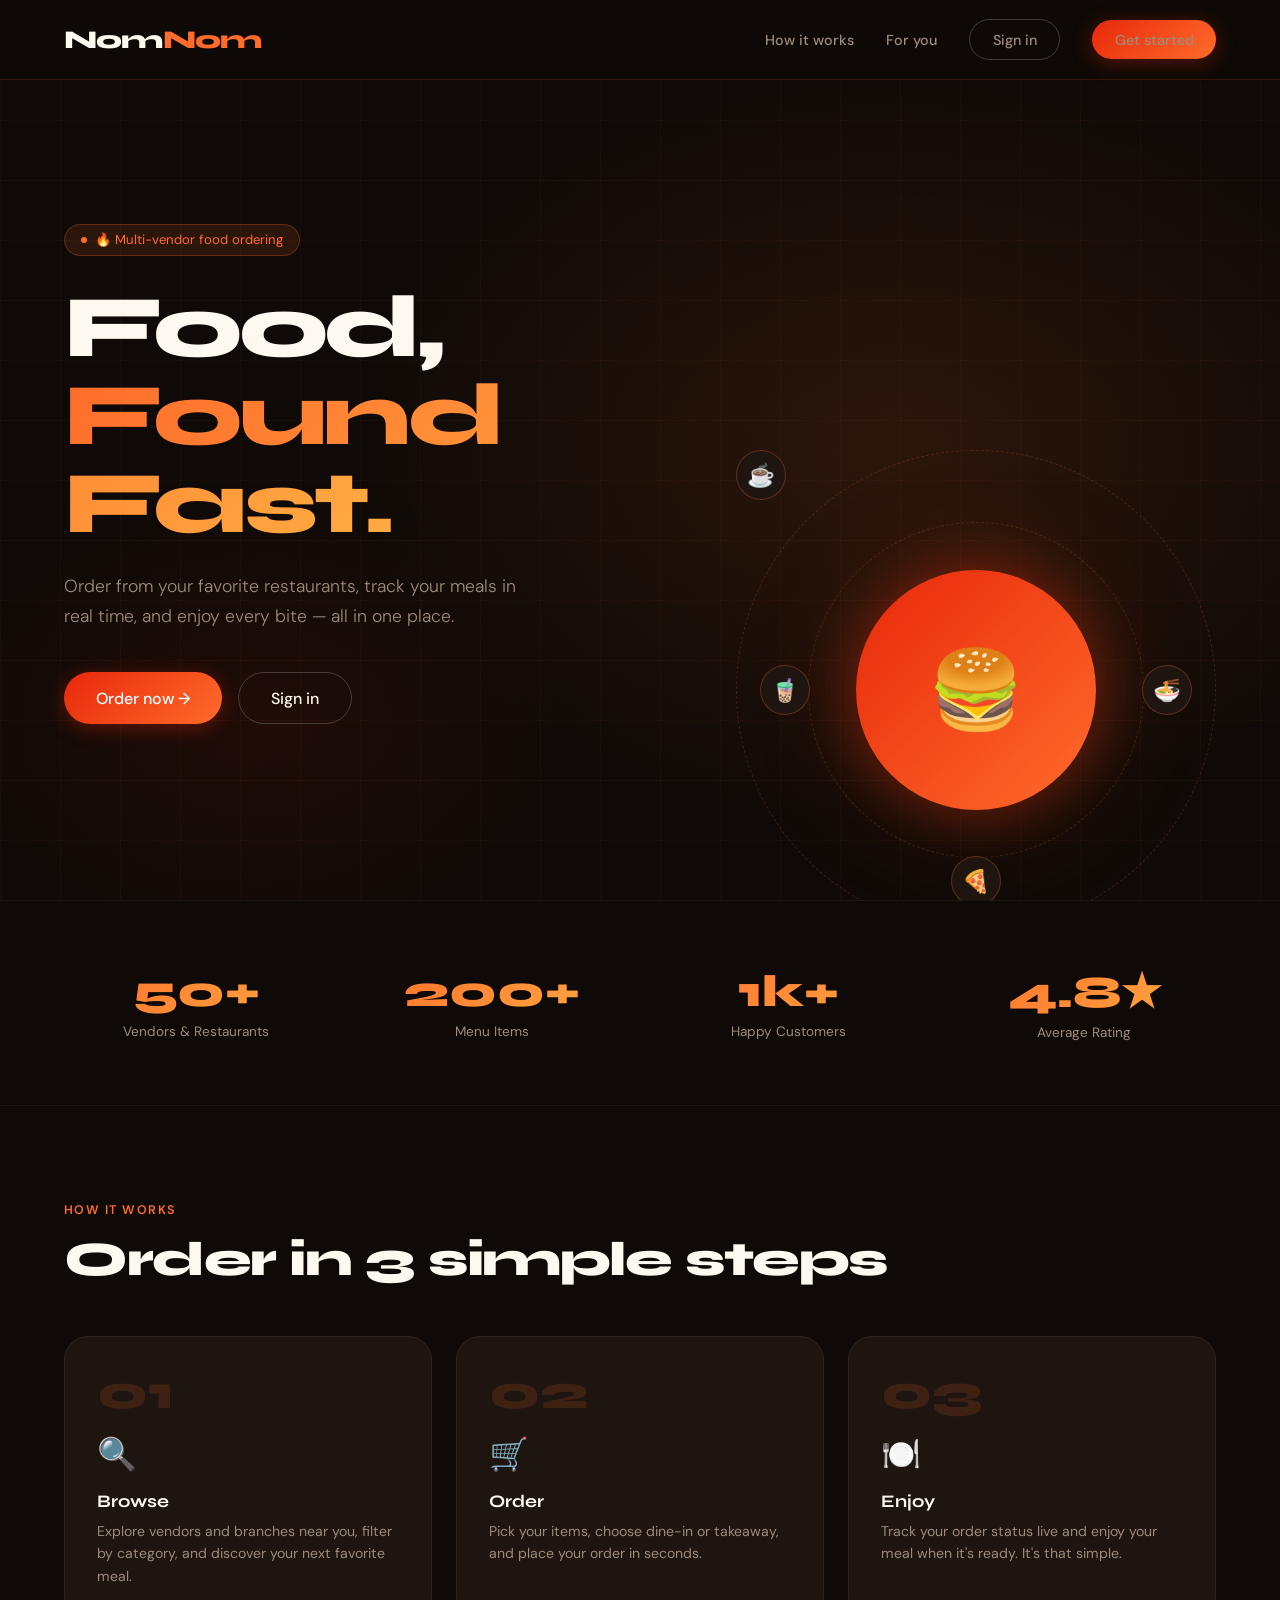
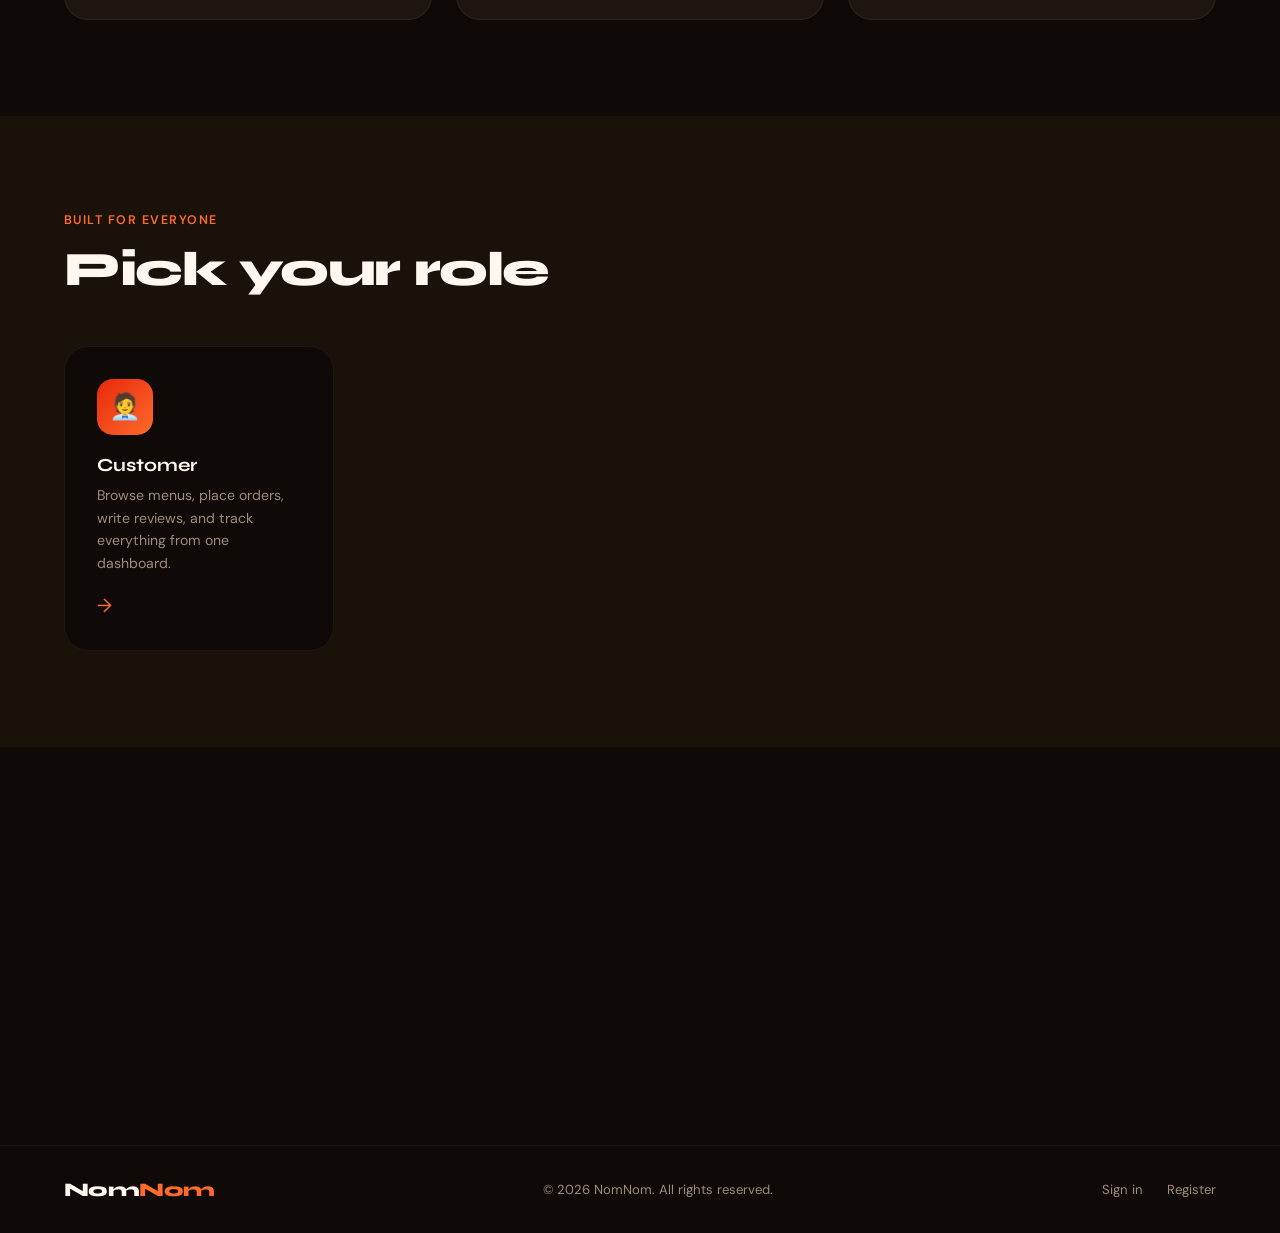
<file: frontend/index.html>
<!DOCTYPE html>
<html lang="en">
<head>
  <meta charset="UTF-8">
  <meta name="viewport" content="width=device-width, initial-scale=1.0">
  <title>NomNom — Food, Found Fast</title>
  <link href="https://fonts.googleapis.com/css2?family=Syne:wght@400;600;700;800&family=DM+Sans:ital,wght@0,300;0,400;0,500;1,300&display=swap" rel="stylesheet">
  <style>
    *, *::before, *::after { box-sizing: border-box; margin: 0; padding: 0; }

    :root {
      --red:    #E8280B;
      --orange: #FF6B2B;
      --amber:  #FFAD42;
      --dark:   #0F0A07;
      --dark2:  #1A1108;
      --cream:  #FFF8F0;
      --muted:  #9E8B7A;
      --card:   #1E1510;
    }

    html { scroll-behavior: smooth; }

    body {
      font-family: 'DM Sans', sans-serif;
      background: var(--dark);
      color: var(--cream);
      overflow-x: hidden;
    }

    /* ── NAV ── */
    nav {
      position: fixed; top: 0; left: 0; right: 0; z-index: 100;
      display: flex; align-items: center; justify-content: space-between;
      padding: 1.2rem 5%;
      background: rgba(15,10,7,0.85);
      backdrop-filter: blur(12px);
      border-bottom: 1px solid rgba(255,107,43,0.15);
    }

    .logo {
      font-family: 'Syne', sans-serif;
      font-weight: 800; font-size: 1.6rem;
      color: var(--cream);
      text-decoration: none;
      letter-spacing: -0.03em;
    }
    .logo span { color: var(--orange); }

    .nav-links { display: flex; gap: 2rem; align-items: center; }
    .nav-links a {
      color: var(--muted); text-decoration: none;
      font-size: 0.9rem; font-weight: 500;
      transition: color 0.2s;
    }
    .nav-links a:hover { color: var(--cream); }

    .btn {
      display: inline-flex; align-items: center; gap: 0.5rem;
      padding: 0.65rem 1.4rem;
      border-radius: 100px;
      font-family: 'DM Sans', sans-serif;
      font-weight: 500; font-size: 0.9rem;
      text-decoration: none;
      cursor: pointer;
      transition: all 0.25s;
      border: none;
    }
    .btn-outline {
      border: 1px solid rgba(255,255,255,0.2);
      color: var(--cream);
      background: transparent;
    }
    .btn-outline:hover { border-color: var(--orange); color: var(--orange); }
    .btn-primary {
      background: linear-gradient(135deg, var(--red), var(--orange));
      color: #fff;
      box-shadow: 0 4px 20px rgba(232,40,11,0.35);
    }
    .btn-primary:hover {
      transform: translateY(-2px);
      box-shadow: 0 8px 28px rgba(232,40,11,0.5);
    }
    .btn-lg { padding: 0.9rem 2rem; font-size: 1rem; }

    /* ── HERO ── */
    .hero {
      min-height: 100vh;
      display: flex; align-items: center;
      padding: 8rem 5% 5rem;
      position: relative;
      overflow: hidden;
    }

    .hero-bg {
      position: absolute; inset: 0;
      background:
        radial-gradient(ellipse 60% 60% at 70% 50%, rgba(255,107,43,0.12) 0%, transparent 70%),
        radial-gradient(ellipse 40% 40% at 20% 80%, rgba(232,40,11,0.08) 0%, transparent 60%);
    }

    .hero-grid {
      position: absolute; inset: 0;
      background-image:
        linear-gradient(rgba(255,107,43,0.04) 1px, transparent 1px),
        linear-gradient(90deg, rgba(255,107,43,0.04) 1px, transparent 1px);
      background-size: 60px 60px;
    }

    .hero-content {
      position: relative; z-index: 2;
      max-width: 640px;
    }

    .hero-badge {
      display: inline-flex; align-items: center; gap: 0.5rem;
      background: rgba(255,107,43,0.12);
      border: 1px solid rgba(255,107,43,0.25);
      border-radius: 100px;
      padding: 0.4rem 1rem;
      font-size: 0.82rem; color: var(--orange);
      margin-bottom: 1.8rem;
      animation: fadeUp 0.6s ease both;
    }

    .hero-badge::before {
      content: '';
      width: 6px; height: 6px;
      border-radius: 50%;
      background: var(--orange);
      animation: pulse 1.5s infinite;
    }

    @keyframes pulse {
      0%, 100% { opacity: 1; transform: scale(1); }
      50% { opacity: 0.5; transform: scale(0.8); }
    }

    h1 {
      font-family: 'Syne', sans-serif;
      font-weight: 800;
      font-size: clamp(3rem, 7vw, 5.5rem);
      line-height: 1.0;
      letter-spacing: -0.04em;
      margin-bottom: 1.5rem;
      animation: fadeUp 0.6s 0.1s ease both;
    }

    h1 .accent {
      background: linear-gradient(135deg, var(--orange), var(--amber));
      -webkit-background-clip: text;
      -webkit-text-fill-color: transparent;
      background-clip: text;
    }

    .hero-sub {
      font-size: 1.1rem;
      color: var(--muted);
      line-height: 1.7;
      max-width: 480px;
      margin-bottom: 2.5rem;
      font-weight: 300;
      animation: fadeUp 0.6s 0.2s ease both;
    }

    .hero-cta {
      display: flex; gap: 1rem; flex-wrap: wrap;
      animation: fadeUp 0.6s 0.3s ease both;
    }

    .hero-visual {
      position: absolute;
      right: 5%; top: 50%;
      transform: translateY(-50%);
      width: min(480px, 45%);
      aspect-ratio: 1;
      animation: fadeUp 0.8s 0.2s ease both;
    }

    .food-orbit {
      position: relative; width: 100%; height: 100%;
    }

    .orbit-ring {
      position: absolute; inset: 0;
      border-radius: 50%;
      border: 1px dashed rgba(255,107,43,0.2);
      animation: spin 20s linear infinite;
    }
    .orbit-ring:nth-child(2) {
      inset: 15%;
      border-color: rgba(255,173,66,0.15);
      animation-duration: 15s;
      animation-direction: reverse;
    }

    @keyframes spin { to { transform: rotate(360deg); } }

    .orbit-center {
      position: absolute; inset: 25%;
      background: linear-gradient(135deg, var(--red), var(--orange));
      border-radius: 50%;
      display: flex; align-items: center; justify-content: center;
      font-size: clamp(3rem, 6vw, 5rem);
      box-shadow:
        0 0 60px rgba(232,40,11,0.4),
        0 0 120px rgba(255,107,43,0.2);
      animation: float 4s ease-in-out infinite;
    }

    @keyframes float {
      0%, 100% { transform: translateY(0); }
      50% { transform: translateY(-12px); }
    }

    .orbit-dot {
      position: absolute;
      width: 50px; height: 50px;
      background: var(--card);
      border: 1px solid rgba(255,107,43,0.3);
      border-radius: 50%;
      display: flex; align-items: center; justify-content: center;
      font-size: 1.4rem;
    }
    .orbit-dot:nth-child(3) { top: 5%; left: 50%; transform: translateX(-50%); }
    .orbit-dot:nth-child(4) { bottom: 5%; left: 50%; transform: translateX(-50%); }
    .orbit-dot:nth-child(5) { left: 5%; top: 50%; transform: translateY(-50%); }
    .orbit-dot:nth-child(6) { right: 5%; top: 50%; transform: translateY(-50%); }

    /* ── STATS ── */
    .stats {
      padding: 4rem 5%;
      border-top: 1px solid rgba(255,255,255,0.05);
      border-bottom: 1px solid rgba(255,255,255,0.05);
      display: grid;
      grid-template-columns: repeat(auto-fit, minmax(180px, 1fr));
      gap: 2rem;
    }

    .stat { text-align: center; }
    .stat-num {
      font-family: 'Syne', sans-serif;
      font-size: 2.8rem; font-weight: 800;
      background: linear-gradient(135deg, var(--orange), var(--amber));
      -webkit-background-clip: text;
      -webkit-text-fill-color: transparent;
      background-clip: text;
    }
    .stat-label { color: var(--muted); font-size: 0.85rem; margin-top: 0.3rem; }

    /* ── HOW IT WORKS ── */
    .section {
      padding: 6rem 5%;
    }

    .section-tag {
      font-size: 0.78rem; font-weight: 600;
      color: var(--orange); letter-spacing: 0.12em;
      text-transform: uppercase;
      margin-bottom: 0.8rem;
    }

    h2 {
      font-family: 'Syne', sans-serif;
      font-size: clamp(1.8rem, 4vw, 3rem);
      font-weight: 800;
      letter-spacing: -0.03em;
      margin-bottom: 3rem;
    }

    .steps {
      display: grid;
      grid-template-columns: repeat(auto-fit, minmax(220px, 1fr));
      gap: 1.5rem;
    }

    .step {
      background: var(--card);
      border: 1px solid rgba(255,255,255,0.06);
      border-radius: 1.5rem;
      padding: 2rem;
      position: relative;
      overflow: hidden;
      transition: border-color 0.3s, transform 0.3s;
    }
    .step:hover {
      border-color: rgba(255,107,43,0.3);
      transform: translateY(-4px);
    }
    .step::before {
      content: '';
      position: absolute; top: 0; left: 0; right: 0;
      height: 2px;
      background: linear-gradient(90deg, var(--red), var(--orange));
      opacity: 0;
      transition: opacity 0.3s;
    }
    .step:hover::before { opacity: 1; }

    .step-num {
      font-family: 'Syne', sans-serif;
      font-size: 3rem; font-weight: 800;
      color: rgba(255,107,43,0.15);
      line-height: 1;
      margin-bottom: 1rem;
    }

    .step-icon { font-size: 2rem; margin-bottom: 1rem; }
    .step h3 {
      font-family: 'Syne', sans-serif;
      font-size: 1.1rem; font-weight: 700;
      margin-bottom: 0.5rem;
    }
    .step p { color: var(--muted); font-size: 0.88rem; line-height: 1.6; }

    /* ── ROLES ── */
    .roles { padding: 6rem 5%; background: var(--dark2); }

    .roles-grid {
      display: grid;
      grid-template-columns: repeat(auto-fit, minmax(240px, 1fr));
      gap: 1.5rem;
      margin-top: 3rem;
    }

    .role-card {
      background: var(--dark);
      border: 1px solid rgba(255,255,255,0.06);
      border-radius: 1.5rem;
      padding: 2rem;
      transition: all 0.3s;
      text-decoration: none;
      color: inherit;
      display: block;
    }
    .role-card:hover {
      border-color: rgba(255,107,43,0.4);
      background: var(--card);
      transform: translateY(-4px);
    }

    .role-icon {
      width: 56px; height: 56px;
      background: linear-gradient(135deg, var(--red), var(--orange));
      border-radius: 1rem;
      display: flex; align-items: center; justify-content: center;
      font-size: 1.6rem;
      margin-bottom: 1.2rem;
    }

    .role-card h3 {
      font-family: 'Syne', sans-serif;
      font-size: 1.15rem; font-weight: 700;
      margin-bottom: 0.5rem;
    }
    .role-card p { color: var(--muted); font-size: 0.88rem; line-height: 1.6; }

    .role-arrow {
      margin-top: 1.2rem;
      color: var(--orange);
      font-size: 1.2rem;
      display: inline-block;
      transition: transform 0.2s;
    }
    .role-card:hover .role-arrow { transform: translateX(5px); }

    /* ── CTA ── */
    .cta-section {
      padding: 6rem 5%;
      text-align: center;
      position: relative;
      overflow: hidden;
    }

    .cta-section::before {
      content: '';
      position: absolute; inset: 0;
      background: radial-gradient(ellipse 70% 70% at 50% 50%, rgba(255,107,43,0.1) 0%, transparent 70%);
    }

    .cta-section h2 { margin-bottom: 1rem; }
    .cta-section p { color: var(--muted); margin-bottom: 2rem; font-size: 1.05rem; }

    /* ── FOOTER ── */
    footer {
      padding: 2rem 5%;
      border-top: 1px solid rgba(255,255,255,0.06);
      display: flex; align-items: center; justify-content: space-between;
      flex-wrap: wrap; gap: 1rem;
    }
    footer p { color: var(--muted); font-size: 0.82rem; }
    footer a { color: var(--muted); text-decoration: none; font-size: 0.82rem; }
    footer a:hover { color: var(--orange); }

    /* ── ANIMATIONS ── */
    @keyframes fadeUp {
      from { opacity: 0; transform: translateY(24px); }
      to   { opacity: 1; transform: translateY(0); }
    }

    .reveal {
      opacity: 0; transform: translateY(24px);
      transition: opacity 0.6s ease, transform 0.6s ease;
    }
    .reveal.visible { opacity: 1; transform: translateY(0); }

    @media (max-width: 768px) {
      .hero-visual { display: none; }
      .nav-links .btn-outline { display: none; }
    }
  </style>
</head>
<body>

  <!-- NAV -->
  <nav>
    <a href="index.html" class="logo">Nom<span>Nom</span></a>
    <div class="nav-links">
      <a href="#how">How it works</a>
      <a href="#roles">For you</a>
      <a href="login.html" class="btn btn-outline">Sign in</a>
      <a href="register.html" class="btn btn-primary">Get started</a>
    </div>
  </nav>

  <!-- HERO -->
  <section class="hero">
    <div class="hero-bg"></div>
    <div class="hero-grid"></div>

    <div class="hero-content">
      <div class="hero-badge">🔥 Multi-vendor food ordering</div>
      <h1>Food,<br><span class="accent">Found Fast.</span></h1>
      <p class="hero-sub">
        Order from your favorite restaurants, track your meals in real time,
        and enjoy every bite — all in one place.
      </p>
      <div class="hero-cta">
        <a href="register.html" class="btn btn-primary btn-lg">Order now →</a>
        <a href="login.html" class="btn btn-outline btn-lg">Sign in</a>
      </div>
    </div>

    <div class="hero-visual">
      <div class="food-orbit">
        <div class="orbit-ring"></div>
        <div class="orbit-ring"></div>
        <div class="orbit-center">🍔</div>
        <div class="orbit-dot">🍕</div>
        <div class="orbit-dot">🧋</div>
        <div class="orbit-dot">🍜</div>
        <div class="orbit-dot">☕</div>
      </div>
    </div>
  </section>

  <!-- STATS -->
  <div class="stats reveal">
    <div class="stat">
      <div class="stat-num">50+</div>
      <div class="stat-label">Vendors & Restaurants</div>
    </div>
    <div class="stat">
      <div class="stat-num">200+</div>
      <div class="stat-label">Menu Items</div>
    </div>
    <div class="stat">
      <div class="stat-num">1k+</div>
      <div class="stat-label">Happy Customers</div>
    </div>
    <div class="stat">
      <div class="stat-num">4.8★</div>
      <div class="stat-label">Average Rating</div>
    </div>
  </div>

  <!-- HOW IT WORKS -->
  <section class="section" id="how">
    <div class="reveal">
      <div class="section-tag">How it works</div>
      <h2>Order in 3 simple steps</h2>
    </div>
    <div class="steps">
      <div class="step reveal">
        <div class="step-num">01</div>
        <div class="step-icon">🔍</div>
        <h3>Browse</h3>
        <p>Explore vendors and branches near you, filter by category, and discover your next favorite meal.</p>
      </div>
      <div class="step reveal">
        <div class="step-num">02</div>
        <div class="step-icon">🛒</div>
        <h3>Order</h3>
        <p>Pick your items, choose dine-in or takeaway, and place your order in seconds.</p>
      </div>
      <div class="step reveal">
        <div class="step-num">03</div>
        <div class="step-icon">🍽️</div>
        <h3>Enjoy</h3>
        <p>Track your order status live and enjoy your meal when it's ready. It's that simple.</p>
      </div>
    </div>
  </section>

  <!-- ROLES -->
  <section class="roles" id="roles">
    <div class="reveal">
      <div class="section-tag">Built for everyone</div>
      <h2>Pick your role</h2>
    </div>
    <div class="roles-grid">
      <a href="register.html" class="role-card reveal">
        <div class="role-icon">🧑‍💼</div>
        <h3>Customer</h3>
        <p>Browse menus, place orders, write reviews, and track everything from one dashboard.</p>
        <div class="role-arrow">→</div>
      </a>
      <a href="register.html" class="role-card reveal">
        <div class="role-icon">🏪</div>
        <h3>Vendor</h3>
        <p>Register your business, manage multiple branches, set promotions, and grow your brand.</p>
        <div class="role-arrow">→</div>
      </a>
      <a href="register.html" class="role-card reveal">
        <div class="role-icon">👨‍🍳</div>
        <h3>Staff</h3>
        <p>Handle incoming orders, update statuses, and keep your branch running smoothly.</p>
        <div class="role-arrow">→</div>
      </a>
      <a href="login.html" class="role-card reveal">
        <div class="role-icon">⚙️</div>
        <h3>Admin</h3>
        <p>Oversee the entire platform, manage users, vendors, and ensure quality across the board.</p>
        <div class="role-arrow">→</div>
      </a>
    </div>
  </section>

  <!-- CTA -->
  <section class="cta-section reveal">
    <div class="section-tag">Ready?</div>
    <h2>Hungry? Let's fix that.</h2>
    <p>Join NomNom today and discover the best food around you.</p>
    <a href="register.html" class="btn btn-primary btn-lg">Create free account →</a>
  </section>

  <!-- FOOTER -->
  <footer>
    <a href="index.html" class="logo" style="font-family:'Syne',sans-serif;font-weight:800;font-size:1.2rem;color:var(--cream);text-decoration:none;">Nom<span style="color:var(--orange)">Nom</span></a>
    <p>© 2026 NomNom. All rights reserved.</p>
    <div style="display:flex;gap:1.5rem;">
      <a href="login.html">Sign in</a>
      <a href="register.html">Register</a>
    </div>
  </footer>

  <script>
    // Scroll reveal
    const reveals = document.querySelectorAll('.reveal');
    const observer = new IntersectionObserver((entries) => {
      entries.forEach((e, i) => {
        if (e.isIntersecting) {
          setTimeout(() => e.target.classList.add('visible'), i * 80);
        }
      });
    }, { threshold: 0.1 });
    reveals.forEach(r => observer.observe(r));
  </script>
</body>
</html>
</file>
